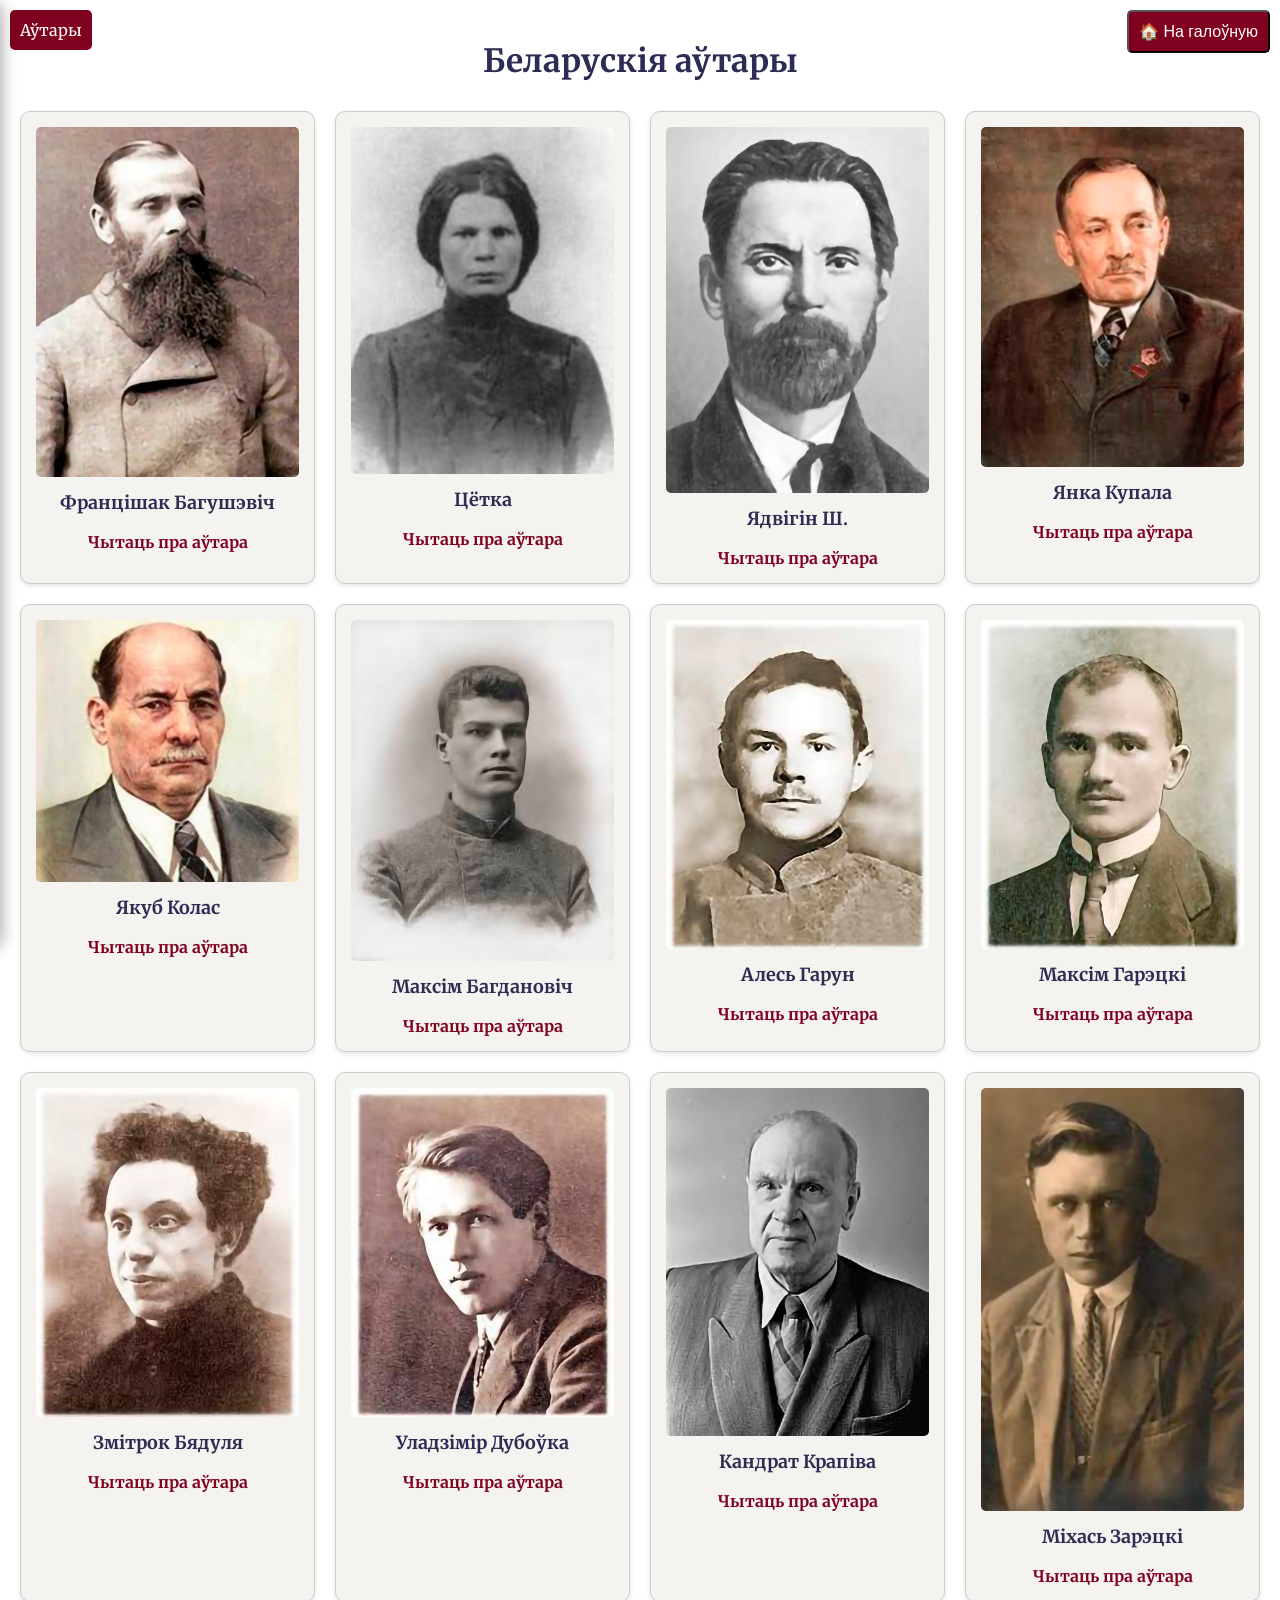
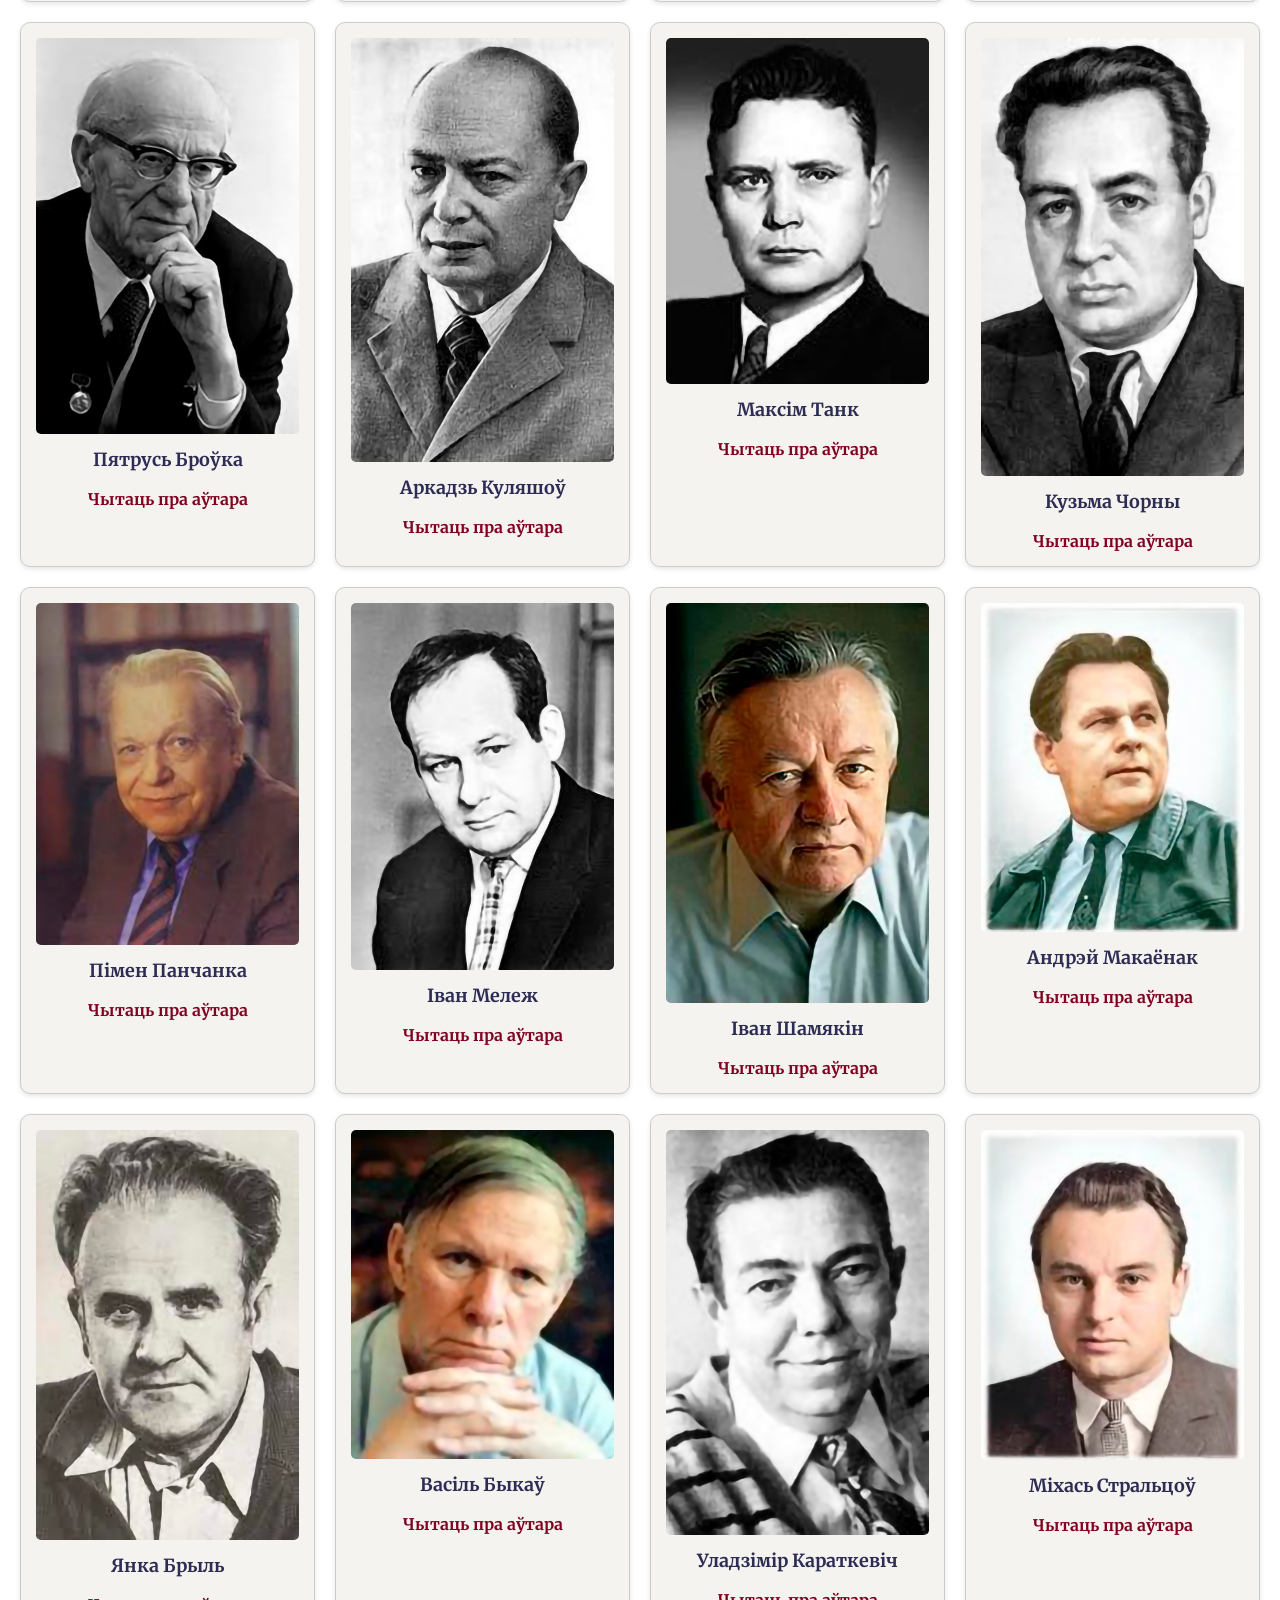
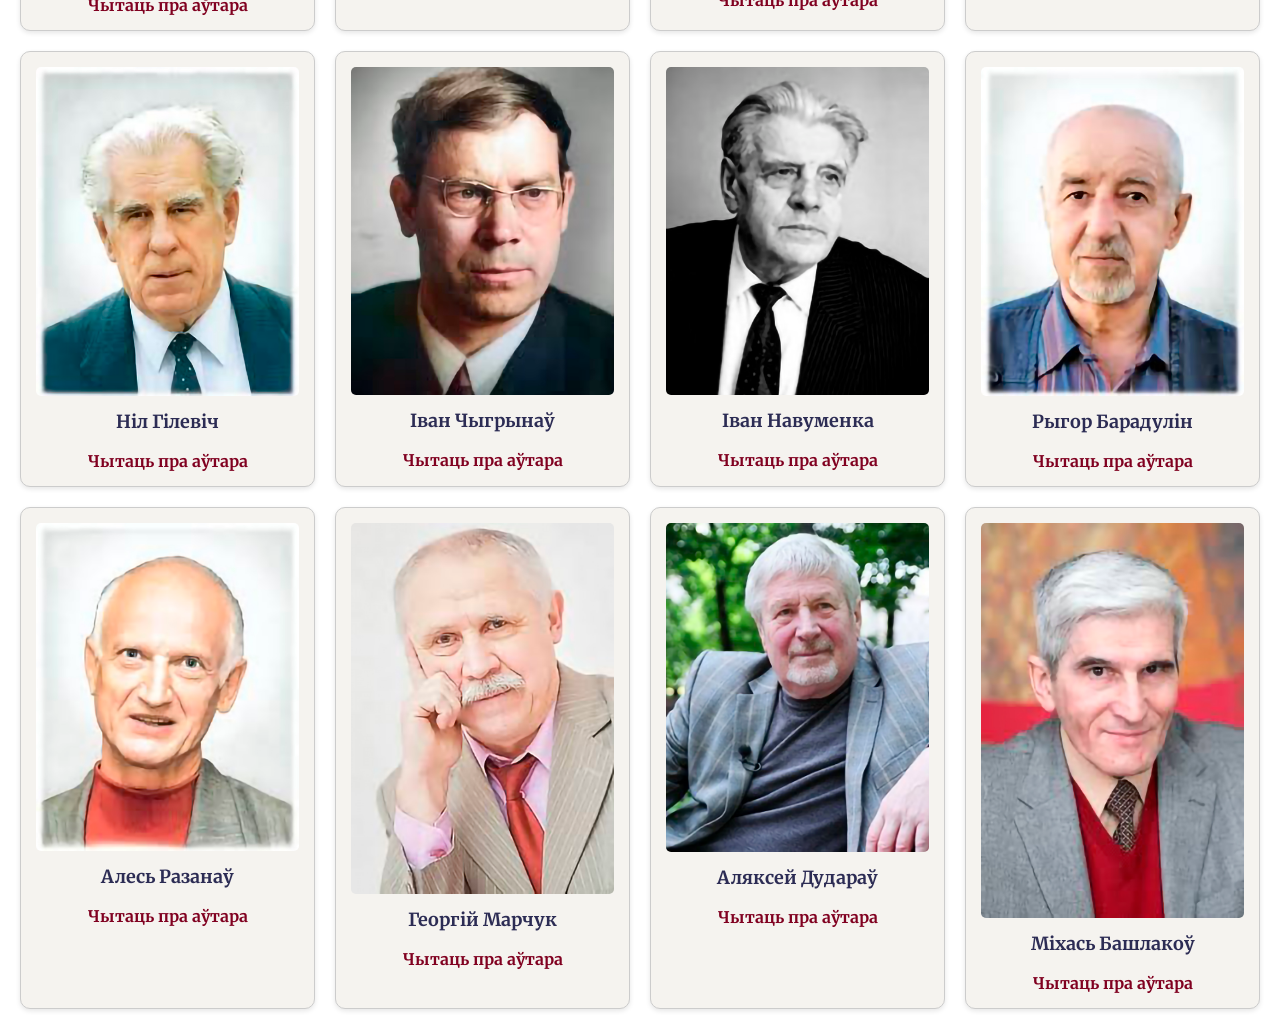
<file: authors.html>
<!DOCTYPE html>
<html lang="be">
<head>
  <meta charset="UTF-8">
  <meta name="viewport" content="width=device-width, initial-scale=1">
  <title>Беларускія аўтары</title>
  <link href="https://fonts.googleapis.com/css2?family=Merriweather&display=swap" rel="stylesheet">
  <style>
    /* Общие стили */
    body {
      margin: 0;
      font-family: 'Merriweather', serif;
      background-color: #ffffff;
      color: #1a1a1a;
      padding: 20px;
    }
    h1 {
      text-align: center;
      color: #2c2c54;
    }
    #authors-container {
      display: grid;
      grid-template-columns: repeat(4, 1fr);
      gap: 20px;
      margin-top: 30px;
    }
    .author-card {
      background-color: #f5f3ef;
      border: 1px solid #ccc;
      border-radius: 10px;
      padding: 15px;
      box-shadow: 0 2px 5px rgba(0, 0, 0, 0.1);
      text-align: center;
      transition: transform 0.2s;
      position: relative;
      z-index: 1;
    }
    .author-card:hover {
      transform: scale(1.03);
      z-index: 2;
    }
    .author-card img {
      width: 100%;
      height: auto;
      border-radius: 5px;
    }
    .author-card h3 {
      margin: 10px 0;
      font-size: 18px;
      color: #2c2c54;
    }
    .more-link {
      display: inline-block;
      margin-top: 8px;
      text-decoration: none;
      color: #800020;
      font-weight: bold;
    }
    .more-link:hover {
      text-decoration: underline;
    }
    @media (max-width: 768px) {
      #authors-container {
        grid-template-columns: repeat(2, 1fr);
      }
    }
    @media (max-width: 480px) {
      #authors-container {
        grid-template-columns: 1fr;
      }
    }
    
    /* Кнопка на главную */
    .home-btn {
      position: fixed;
      right: 10px;
      top: 10px;
      background-color: #800020;
      color: white;
      padding: 10px;
      cursor: pointer;
      border-radius: 5px;
      font-size: 16px;
      transition: background-color 0.3s, opacity 0.3s;
      z-index: 1100;
    }
    .home-btn:hover {
      background-color: #660017;
    }

    /* Боковая панель */
    #menu-toggle {
      display: none;
    }
    .menu-btn {
      position: fixed;
      left: 10px;
      top: 10px;
      background-color: #800020;
      color: white;
      padding: 10px;
      cursor: pointer;
      border-radius: 5px;
      font-size: 16px;
      transition: background-color 0.3s, opacity 0.3s;
      z-index: 1100;
    }
    .menu-btn:hover {
      background-color: #660017;
    }

    .sidebar {
      position: fixed;
      top: 0;
      left: 0;
      width: 260px;
      height: 100vh;
      background: linear-gradient(to bottom, #2c2c54, #1a1a3c);
      padding: 25px;
      border-radius: 0 15px 15px 0;
      box-shadow: 3px 0 15px rgba(0,0,0,0.3);
      transform: translateX(-100%);
      transition: transform 0.3s ease-in-out;
      display: flex;
      flex-direction: column;
      align-items: flex-start;
      overflow-y: auto;
      z-index: 2000;
      
    }
    .sidebar a:last-child {
  margin-bottom: 40px; /* Даём больше места последнему автору */
}


    #menu-toggle:checked ~ .sidebar {
      transform: translateX(0);
    }

    .sidebar h2 {
      color: white;
      font-size: 22px;
      margin-bottom: 20px;
      text-align: center;
    }

    .sidebar a {
      display: block;
      width: 100%;
      padding: 12px 15px;
      color: #fff;
      font-size: 18px;
      text-decoration: none;
      border-radius: 8px;
      transition: background-color 0.3s, transform 0.2s;
    }

    .sidebar a:hover {
      background-color: rgba(255, 255, 255, 0.2);
      transform: translateX(5px);
    }

    .close-btn {
      background: none;
      border: none;
      color: white;
      font-size: 24px;
      cursor: pointer;
      align-self: flex-end;
      margin-bottom: 15px;
      transition: color 0.3s;
    }

    .close-btn:hover {
      color: lightgray;
    }

  </style>
</head>
<body>

  <!-- Кнопка на главную -->
  <button class="home-btn" onclick="window.location.href='index.html'">🏠 На галоўную</button>

  <!-- Меню -->
  <input type="checkbox" id="menu-toggle">
  <label for="menu-toggle" class="menu-btn">Аўтары</label>
  <div class="sidebar">
    <label for="menu-toggle" class="close-btn">×</label>
    <h2>Беларускія аўтары</h2>
    <div id="menu-links"></div>
  </div>

  <h1>Беларускія аўтары</h1>
  <div id="authors-container"></div>


  <script>
    let lastScrollTop = 0;
    const menuButton = document.querySelector(".menu-btn");
    const homeButton = document.querySelector(".home-btn");

    window.addEventListener("scroll", () => {
      const currentScroll = window.pageYOffset || document.documentElement.scrollTop;
      if (currentScroll > lastScrollTop) {
        menuButton.style.opacity = "0";
        menuButton.style.pointerEvents = "none";
        homeButton.style.opacity = "0";
        homeButton.style.pointerEvents = "none";
      } else {
        menuButton.style.opacity = "1";
        menuButton.style.pointerEvents = "auto";
        homeButton.style.opacity = "1";
        homeButton.style.pointerEvents = "auto";
      }
      lastScrollTop = currentScroll;
    });

    const authorLinks = {
           "Францішак Багушэвіч": "https://be.wikipedia.org/wiki/%D0%A4%D1%80%D0%B0%D0%BD%D1%86%D1%96%D1%88%D0%B0%D0%BA_%D0%91%D0%B0%D0%B3%D1%83%D1%88%D1%8D%D0%B2%D1%96%D1%87",
    "Цётка": "https://be.wikipedia.org/wiki/%D0%90%D0%BB%D0%B0%D1%96%D0%B7%D0%B0_%D0%9F%D0%B0%D1%88%D0%BA%D0%B5%D0%B2%D1%96%D1%87",
    "Ядвігін Ш.": "http://be.wikipedia.org/wiki/%D0%AF%D0%B4%D0%B2%D1%96%D0%B3%D1%96%D0%BD_%D0%A8.",
    "Янка Купала": "https://be.wikipedia.org/wiki/%D0%AF%D0%BD%D0%BA%D0%B0_%D0%9A%D1%83%D0%BF%D0%B0%D0%BB%D0%B0а",
    "Якуб Колас": "https://be.wikipedia.org/wiki/%D0%AF%D0%BA%D1%83%D0%B1_%D0%9A%D0%BE%D0%BB%D0%B0%D1%81",
    "Максім Багдановіч": "https://be-tarask.wikipedia.org/wiki/%D0%9C%D0%B0%D0%BA%D1%81%D1%96%D0%BC_%D0%91%D0%B0%D0%B3%D0%B4%D0%B0%D0%BD%D0%BE%D0%B2%D1%96%D1%87",
    "Алесь Гарун": "https://be-tarask.wikipedia.org/wiki/%D0%90%D0%BB%D0%B5%D1%81%D1%8C_%D0%93%D0%B0%D1%80%D1%83%D0%BD",
    "Максім Гарэцкі": "https://be-tarask.wikipedia.org/wiki/%D0%9C%D0%B0%D0%BA%D1%81%D1%96%D0%BC_%D0%93%D0%B0%D1%80%D1%8D%D1%86%D0%BA%D1%96",
    "Змітрок Бядуля": "https://be.wikipedia.org/wiki/%D0%97%D0%BC%D1%96%D1%82%D1%80%D0%BE%D0%BA_%D0%91%D1%8F%D0%B4%D1%83%D0%BB%D1%8F",
    "Уладзімір Дубоўка": "https://be.wikipedia.org/wiki/%D0%A3%D0%BB%D0%B0%D0%B4%D0%B7%D1%96%D0%BC%D1%96%D1%80_%D0%94%D1%83%D0%B1%D0%BE%D1%9E%D0%BA%D0%B0",
    "Кандрат Крапіва": "https://be.wikipedia.org/wiki/%D0%9A%D0%B0%D0%BD%D0%B4%D1%80%D0%B0%D1%82_%D0%9A%D1%80%D0%B0%D0%BF%D1%96%D0%B2%D0%B0",
    "Міхась Зарэцкі": "https://be.wikipedia.org/wiki/%D0%9C%D1%96%D1%85%D0%B0%D1%81%D1%8C_%D0%97%D0%B0%D1%80%D1%8D%D1%86%D0%BA%D1%96",
    "Пятрусь Броўка": "https://be.wikipedia.org/wiki/%D0%9F%D1%8F%D1%82%D1%80%D1%83%D1%81%D1%8C_%D0%91%D1%80%D0%BE%D1%9E%D0%BA%D0%B0",
    "Аркадзь Куляшоў": "https://be-tarask.wikipedia.org/wiki/%D0%90%D1%80%D0%BA%D0%B0%D0%B4%D0%B7%D1%8C_%D0%9A%D1%83%D0%BB%D1%8F%D1%88%D0%BE%D1%9E",
    "Максім Танк": "https://be-tarask.wikipedia.org/wiki/%D0%9C%D0%B0%D0%BA%D1%81%D1%96%D0%BC_%D0%A2%D0%B0%D0%BD%D0%BA",
    "Кузьма Чорны": "https://be-tarask.wikipedia.org/wiki/%D0%9A%D1%83%D0%B7%D1%8C%D0%BC%D0%B0_%D0%A7%D0%BE%D1%80%D0%BD%D1%8B",
    "Пімен Панчанка": "https://be.wikipedia.org/wiki/%D0%9F%D1%96%D0%BC%D0%B5%D0%BD_%D0%9F%D0%B0%D0%BD%D1%87%D0%B0%D0%BD%D0%BA%D0%B0",
    "Іван Мележ": "https://be.wikipedia.org/wiki/%D0%86%D0%B2%D0%B0%D0%BD_%D0%9C%D0%B5%D0%BB%D0%B5%D0%B6",
    "Іван Шамякін": "https://be-tarask.wikipedia.org/wiki/%D0%86%D0%B2%D0%B0%D0%BD_%D0%A8%D0%B0%D0%BC%D1%8F%D0%BA%D1%96%D0%BD",
    "Андрэй Макаёнак": "https://be.wikipedia.org/wiki/%D0%90%D0%BD%D0%B4%D1%80%D1%8D%D0%B9_%D0%9C%D0%B0%D0%BA%D0%B0%D1%91%D0%BD%D0%B0%D0%BA",
    "Янка Брыль": "https://be.wikipedia.org/wiki/%D0%AF%D0%BD%D0%BA%D0%B0_%D0%91%D1%80%D1%8B%D0%BB%D1%8C",
    "Васіль Быкаў": "https://be.wikipedia.org/wiki/%D0%92%D0%B0%D1%81%D1%96%D0%BB%D1%8C_%D0%91%D1%8B%D0%BA%D0%B0%D1%9E",
    "Уладзімір Караткевіч": "https://be.wikipedia.org/wiki/%D0%A3%D0%BB%D0%B0%D0%B4%D0%B7%D1%96%D0%BC%D1%96%D1%80_%D0%9A%D0%B0%D1%80%D0%B0%D1%82%D0%BA%D0%B5%D0%B2%D1%96%D1%87",
    "Міхась Стральцоў": "https://be.wikipedia.org/wiki/%D0%9C%D1%96%D1%85%D0%B0%D1%81%D1%8C_%D0%A1%D1%82%D1%80%D0%B0%D0%BB%D1%8C%D1%86%D0%BE%D1%9E",
    "Ніл Гілевіч": "https://be-tarask.wikipedia.org/wiki/%D0%9D%D1%96%D0%BB_%D0%93%D1%96%D0%BB%D0%B5%D0%B2%D1%96%D1%87",
    "Іван Чыгрынаў": "https://be.wikipedia.org/wiki/%D0%86%D0%B2%D0%B0%D0%BD_%D0%A7%D1%8B%D0%B3%D1%80%D1%8B%D0%BD%D0%B0%D1%9E",
    "Іван Навуменка": "https://be.wikipedia.org/wiki/%D0%86%D0%B2%D0%B0%D0%BD_%D0%9D%D0%B0%D0%B2%D1%83%D0%BC%D0%B5%D0%BD%D0%BA%D0%B0",
    "Рыгор Барадулін": "https://be.wikipedia.org/wiki/%D0%A0%D1%8B%D0%B3%D0%BE%D1%80_%D0%91%D0%B0%D1%80%D0%B0%D0%B4%D1%83%D0%BB%D1%96%D0%BD",
    "Алесь Разанаў": "https://be.wikipedia.org/wiki/%D0%90%D0%BB%D0%B5%D1%81%D1%8C_%D0%A0%D0%B0%D0%B7%D0%B0%D0%BD%D0%B0%D1%9E",
    "Георгій Марчук": "https://be.wikipedia.org/wiki/%D0%93%D0%B5%D0%BE%D1%80%D0%B3%D1%96%D0%B9_%D0%9C%D0%B0%D1%80%D1%87%D1%83%D0%BA",
    "Аляксей Дудараў": "https://be.wikipedia.org/wiki/%D0%90%D0%BB%D1%8F%D0%BA%D1%81%D0%B5%D0%B9_%D0%94%D1%83%D0%B4%D0%B0%D1%80%D0%B0%D1%9E",
    "Міхась Башлакоў": "https://be.wikipedia.org/wiki/%D0%9C%D1%96%D1%85%D0%B0%D1%81%D1%8C_%D0%91%D0%B0%D1%88%D0%BB%D0%B0%D0%BA%D0%BE%D1%9E"


    };

    function renderAuthors() {
      const container = document.getElementById("authors-container");
      for (let author in authorLinks) {
        const card = document.createElement("div");
        card.className = "author-card";
        card.innerHTML = `<img src="img/full/${author}.jpg" alt="${author}"><h3>${author}</h3>
          <a href="${authorLinks[author]}" target="_blank" class="more-link">Чытаць пра аўтара</a>`;
        container.appendChild(card);
      }
    }

    function renderMenu() {
      const menuContainer = document.getElementById("menu-links");
      for (let author in authorLinks) {
        const menuItem = document.createElement("a");
        menuItem.href = authorLinks[author];
        menuItem.target = "_blank";
        menuItem.textContent = author;
        menuContainer.appendChild(menuItem);
      }
    }

    renderAuthors();
    renderMenu();
  </script>
</body>
</html>
</file>
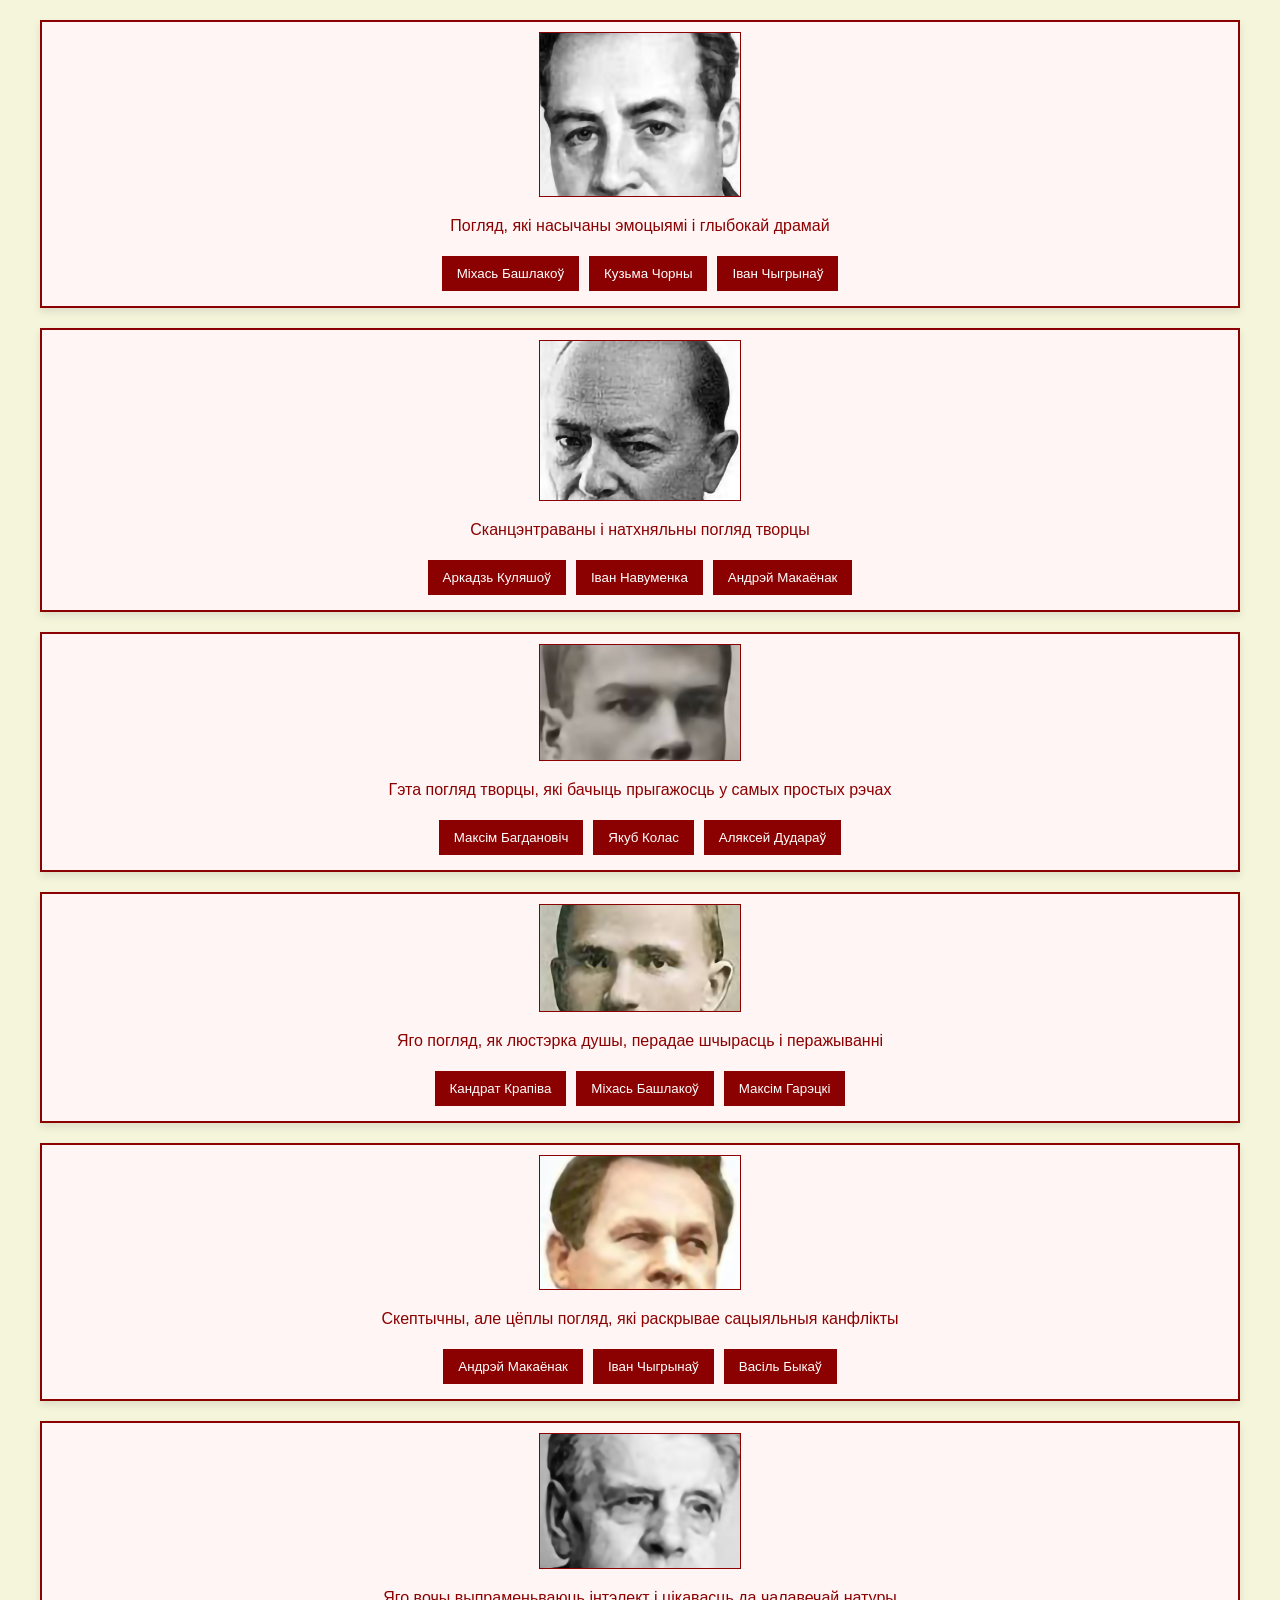
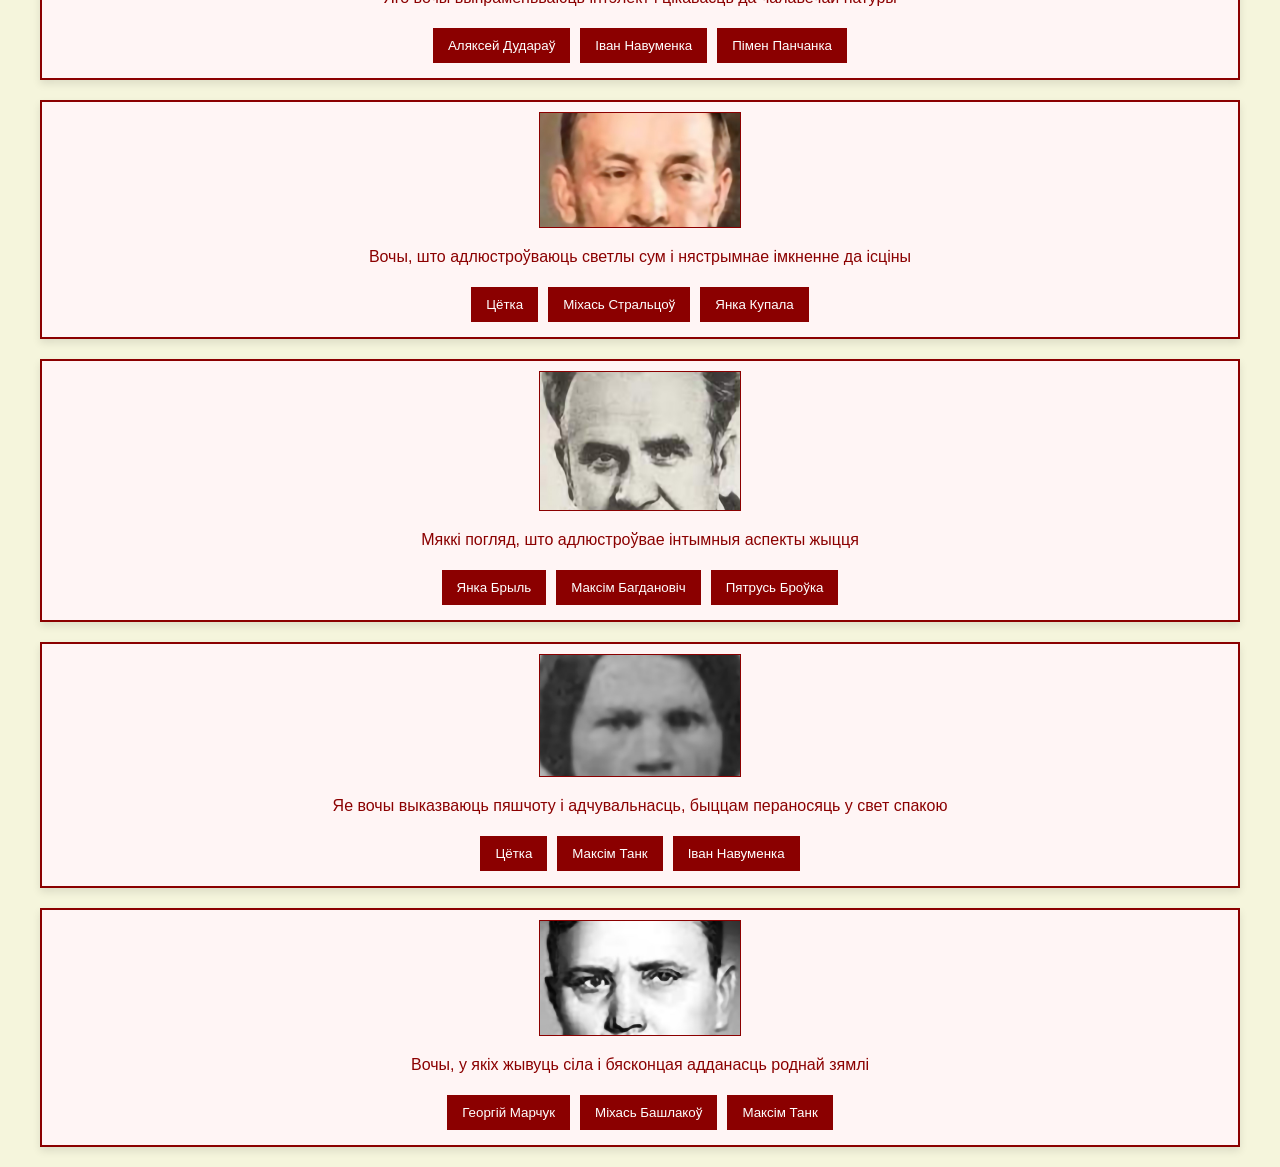
<file: authors_game.html>
<!DOCTYPE html>
<html lang="en">
<head>
    <meta charset="UTF-8">
    <meta name="viewport" content="width=device-width, initial-scale=1.0">
    <title>Игра с авторами</title>
    <link rel="stylesheet" href="css/style.css"> 
</head>
<body>
    <div id="authorsContainer"></div>
    
    <div id="scoreBlock">
        <p id="finalScore" style="text-align: center;"></p>
    </div>

    <script src="js/script.js"></script>
</body>
</html>
</file>
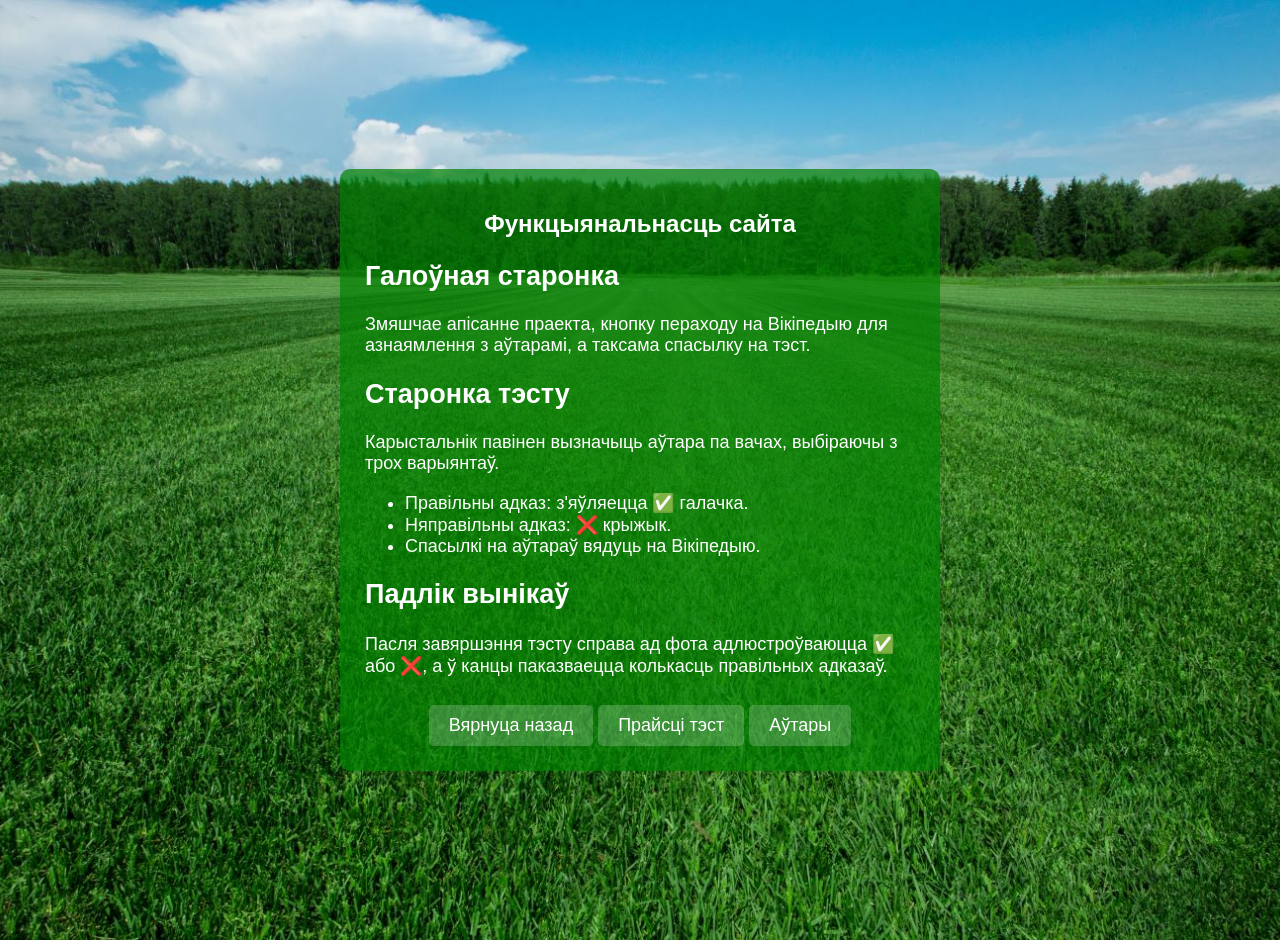
<file: website.html>
<!DOCTYPE html>
<html lang="be">
<head>
    <meta charset="UTF-8">
    <meta name="viewport" content="width=device-width, initial-scale=1.0">
    <title>Функцыянальнасць сайта</title>
    <style>
 body {
    background-image: url('img/background1.jpg');
    background-size: cover;
    background-position: center;
    display: flex;
    justify-content: center;
    align-items: center;
    min-height: 100vh;
    margin: 0;
    font-family: Arial, sans-serif;
    color: white;
    padding: 20px;
}

.container {
    background: rgba(0, 128, 0, 0.7);
    padding: 25px;
    border-radius: 10px;
    width: 90%;
    max-width: 600px;
    text-align: center;
    font-size: 18px;
    box-sizing: border-box;
}

h1 {
    margin-bottom: 20px;
    font-size: 24px;
}

.section {
    margin-bottom: 15px;
    text-align: left;
}

.button {
    display: inline-block;
    padding: 10px 20px;
    background: rgba(255, 255, 255, 0.2);
    color: white;
    text-decoration: none;
    border-radius: 5px;
    transition: 0.3s;
    margin-top: 10px;
}

.button:hover {
    background: rgba(255, 255, 255, 0.4);
}

@media (max-width: 768px) {
    body {
        background-image: url('img/background2.jpg');
    }

    .container {
        font-size: 16px;
        padding: 20px;
    }

    h1 {
        font-size: 22px;
    }
}

@media (max-width: 480px) {
    .container {
        font-size: 14px;
        padding: 15px;
    }

    h1 {
        font-size: 20px;
    }

    .section {
        text-align: center;
    }
}

    </style>
</head>
<body>

    <div class="container">
        <h1>Функцыянальнасць сайта</h1>

        <div class="section">
            <h2>Галоўная старонка</h2>
            <p>Змяшчае апісанне праекта, кнопку пераходу на Вікіпедыю для азнаямлення з аўтарамі, а таксама спасылку на тэст.</p>
        </div>

        <div class="section">
            <h2>Старонка тэсту</h2>
            <p>Карыстальнік павінен вызначыць аўтара па вачах, выбіраючы з трох варыянтаў.</p>
            <ul>
                <li>Правільны адказ: з'яўляецца ✅ галачка.</li>
                <li>Няправільны адказ: ❌ крыжык.</li>
                <li>Спасылкі на аўтараў вядуць на Вікіпедыю.</li>
            </ul>
        </div>

        <div class="section">
            <h2>Падлік вынікаў</h2>
            <p>Пасля завяршэння тэсту справа ад фота адлюстроўваюцца ✅ або ❌, а ў канцы паказваецца колькасць правільных адказаў.</p>
        </div>

        <a href="next.html" class="button">Вярнуца назад</a>
        <a href="authors_game.html" class="button">Прайсцi тэст</a>
        <a href="authors.html" class="button">Аўтары</a>
    </div>

</body>
</html>
</file>
<file: css/style.css>
:root {
    --image-width-full: 300px; 
    --image-width-eyes: 200px; 
    --image-height: auto; 
}

body {
    font-family: Arial, sans-serif;
    background-color: #F5F5DC; 
    color: #8B0000; 
    margin: 0;
    padding: 0;
}


#authorsContainer {
    margin: 20px auto;
    max-width: 1200px;
}


.authorBlock {
    margin: 20px auto;
    padding: 10px;
    border: 2px solid #8B0000; 
    background-color: #FFF5F5; 
    text-align: center;
    position: relative;
    box-shadow: 0 4px 8px rgba(0, 0, 0, 0.1);
}


.authorPhoto {
    height: var(--image-height);
    border: 1px solid #8B0000; 
    transition: max-width 1s ease-in-out; 
}


.authorPhoto.full {
    max-width: var(--image-width-full);
}


.authorPhoto.eyes {
    max-width: var(--image-width-eyes);
}


.toggleButton {
    margin-top: 10px;
    display: inline-block;
    padding: 10px 20px;
    background-color: #8B0000; 
    color: #fff; 
    border: none;
    cursor: pointer;
    transition: background-color 1s;
}

.toggleButton:hover {
    background-color: #B22222; 
}


.resultIcon {
    font-size: 20px;
    position: absolute;
    top: 10px;
    right: 10px;
    display: none;
    color: #8B0000; 
}


#scoreBlock {
    margin-top: 20px;
    text-align: center;
}

#finalScore {
    font-size: 24px;
    font-weight: bold;
    color: #8B0000; 
    background-color: #FFF5F5; 
    border: 2px solid #8B0000; 
    padding: 20px;
    display: none;
    animation: fadeIn 1s ease-in-out;
}


@keyframes fadeIn {
    from {
        opacity: 0;
        transform: scale(2);
    }
    to {
        opacity: 1;
        transform: scale(1);
    }
}

.author-choices button {
    padding: 10px 15px;
    margin: 5px;
    background-color: #8B0000;
    color: #fff;
    border: none;
    cursor: pointer;
    transition: background-color 1s;
}

.author-choices button:hover {
    background-color: #B22222; 
}

.authorPhoto {
    transition: opacity 1s ease-in-out;
    width: 100%;
    height: auto;
}

.authorPhoto.eyes {
    opacity: 1;
}

.authorPhoto.full {
    opacity: 1 ;
}


.authorPhoto.full.visible {
    opacity: 1;
}
.toggleButton {
    transition: opacity 1s ease-in-out;
}
.toggleButton.show {
    opacity: 1;
}
.toggleButton.hide {
    opacity: 1;
}



a:hover,a
{
    text-decoration: none;
    color: maroon;
}
</file>
